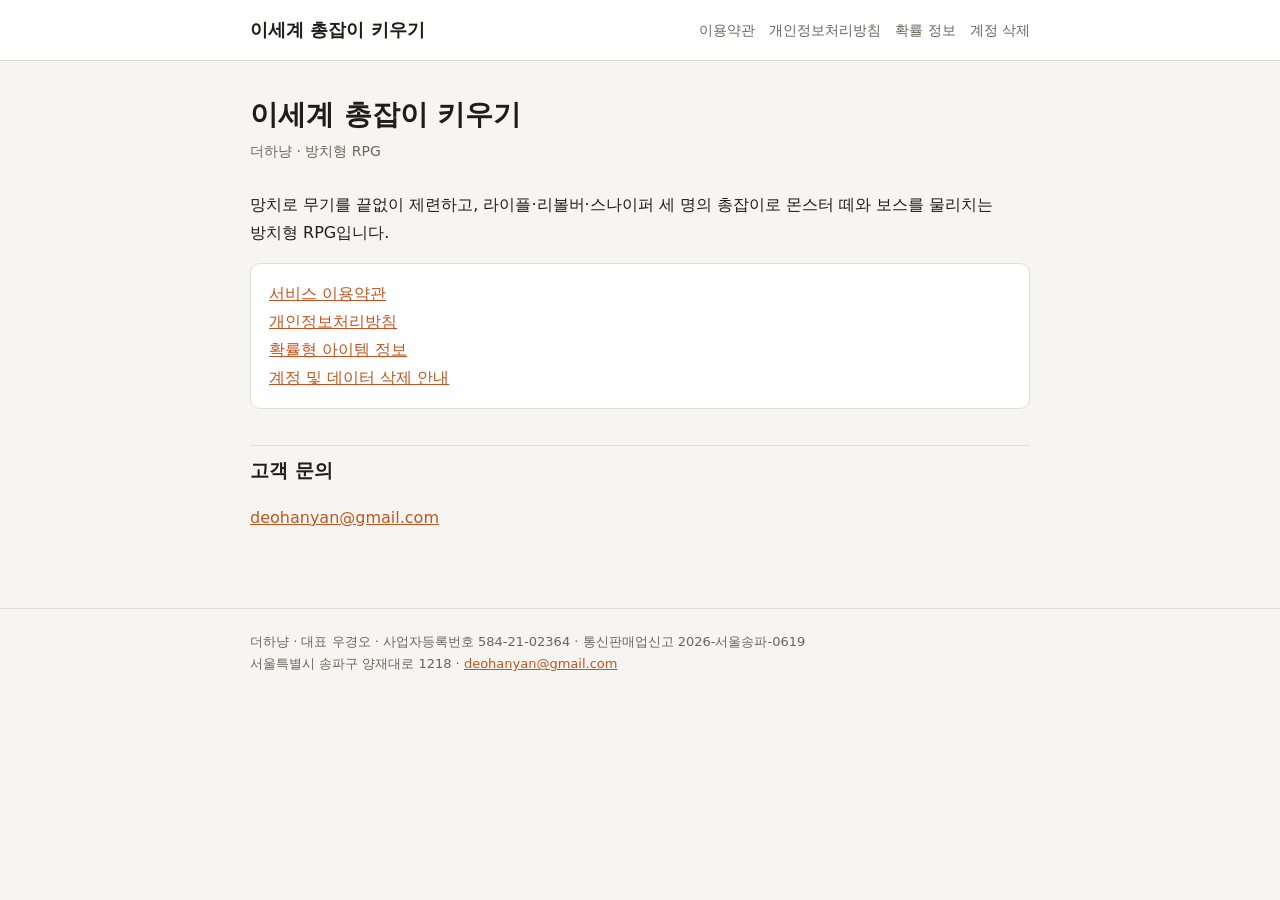
<file: infinityforge/index.html>
<!doctype html>
<html lang="ko">
<head>
<meta charset="utf-8">
<meta name="viewport" content="width=device-width,initial-scale=1">
<title>이세계 총잡이 키우기</title>
<link rel="stylesheet" href="style.css">
</head>
<body>
<header><div class="wrap"><a class="brand" href="./">이세계 총잡이 키우기</a><nav><a href="terms.html">이용약관</a><a href="privacy.html">개인정보처리방침</a><a href="probability.html">확률 정보</a><a href="account-deletion.html">계정 삭제</a></nav></div></header>
<main><div class="wrap">
<h1>이세계 총잡이 키우기</h1>
<p class="meta">더하냥 · 방치형 RPG</p>
<p>망치로 무기를 끝없이 제련하고, 라이플·리볼버·스나이퍼 세 명의 총잡이로 몬스터 떼와 보스를 물리치는 방치형 RPG입니다.</p>
<div class="box">
<a href="terms.html">서비스 이용약관</a><br>
<a href="privacy.html">개인정보처리방침</a><br>
<a href="probability.html">확률형 아이템 정보</a><br>
<a href="account-deletion.html">계정 및 데이터 삭제 안내</a>
</div>
<h2>고객 문의</h2>
<p><a href="mailto:deohanyan@gmail.com">deohanyan@gmail.com</a></p>
</div></main>
<footer><div class="wrap">더하냥 · 대표 우경오 · 사업자등록번호 584-21-02364 · 통신판매업신고 2026-서울송파-0619<br>서울특별시 송파구 양재대로 1218 · <a href="mailto:deohanyan@gmail.com">deohanyan@gmail.com</a></div></footer>
</body>
</html>
</file>
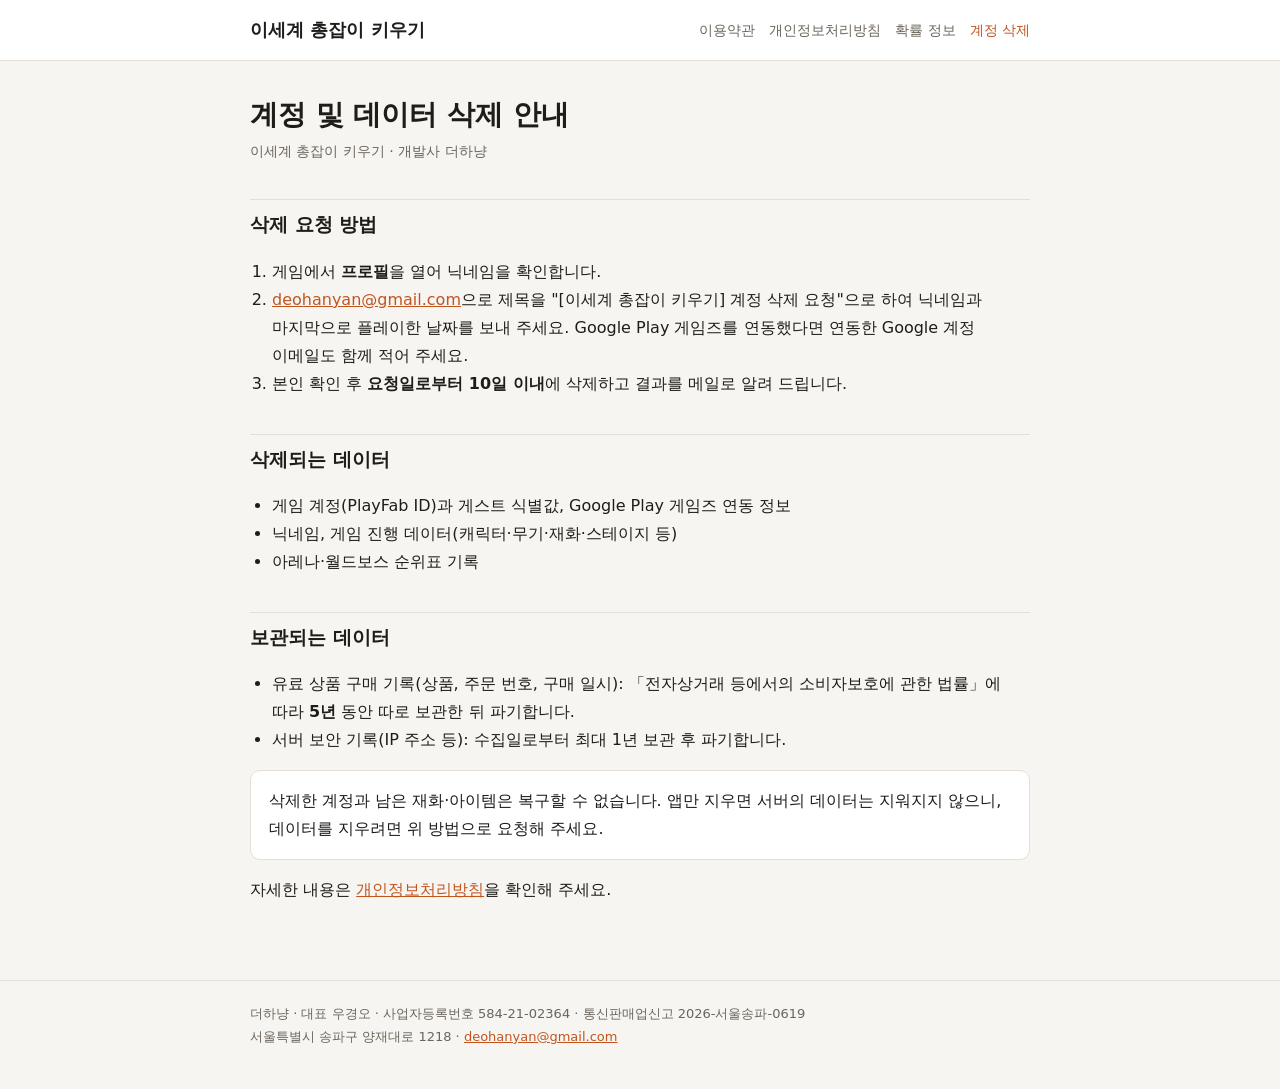
<file: infinityforge/account-deletion.html>
<!doctype html>
<html lang="ko">
<head>
<meta charset="utf-8">
<meta name="viewport" content="width=device-width,initial-scale=1">
<title>이세계 총잡이 키우기 계정 삭제</title>
<link rel="stylesheet" href="style.css">
</head>
<body>
<header><div class="wrap"><a class="brand" href="./">이세계 총잡이 키우기</a><nav><a href="terms.html">이용약관</a><a href="privacy.html">개인정보처리방침</a><a href="probability.html">확률 정보</a><a class="on" href="account-deletion.html">계정 삭제</a></nav></div></header>
<main><div class="wrap">
<h1>계정 및 데이터 삭제 안내</h1>
<p class="meta">이세계 총잡이 키우기 · 개발사 더하냥</p>

<h2>삭제 요청 방법</h2>
<ol>
<li>게임에서 <b>프로필</b>을 열어 닉네임을 확인합니다.</li>
<li><a href="mailto:deohanyan@gmail.com?subject=%5B%EC%9D%B4%EC%84%B8%EA%B3%84%20%EC%B4%9D%EC%9E%A1%EC%9D%B4%20%ED%82%A4%EC%9A%B0%EA%B8%B0%5D%20%EA%B3%84%EC%A0%95%20%EC%82%AD%EC%A0%9C%20%EC%9A%94%EC%B2%AD">deohanyan@gmail.com</a>으로 제목을 "[이세계 총잡이 키우기] 계정 삭제 요청"으로 하여 닉네임과 마지막으로 플레이한 날짜를 보내 주세요. Google Play 게임즈를 연동했다면 연동한 Google 계정 이메일도 함께 적어 주세요.</li>
<li>본인 확인 후 <b>요청일로부터 10일 이내</b>에 삭제하고 결과를 메일로 알려 드립니다.</li>
</ol>

<h2>삭제되는 데이터</h2>
<ul>
<li>게임 계정(PlayFab ID)과 게스트 식별값, Google Play 게임즈 연동 정보</li>
<li>닉네임, 게임 진행 데이터(캐릭터·무기·재화·스테이지 등)</li>
<li>아레나·월드보스 순위표 기록</li>
</ul>

<h2>보관되는 데이터</h2>
<ul>
<li>유료 상품 구매 기록(상품, 주문 번호, 구매 일시): 「전자상거래 등에서의 소비자보호에 관한 법률」에 따라 <b>5년</b> 동안 따로 보관한 뒤 파기합니다.</li>
<li>서버 보안 기록(IP 주소 등): 수집일로부터 최대 1년 보관 후 파기합니다.</li>
</ul>

<div class="box">삭제한 계정과 남은 재화·아이템은 복구할 수 없습니다. 앱만 지우면 서버의 데이터는 지워지지 않으니, 데이터를 지우려면 위 방법으로 요청해 주세요.</div>

<p>자세한 내용은 <a href="privacy.html">개인정보처리방침</a>을 확인해 주세요.</p>
</div></main>
<footer><div class="wrap">더하냥 · 대표 우경오 · 사업자등록번호 584-21-02364 · 통신판매업신고 2026-서울송파-0619<br>서울특별시 송파구 양재대로 1218 · <a href="mailto:deohanyan@gmail.com">deohanyan@gmail.com</a></div></footer>
</body>
</html>
</file>
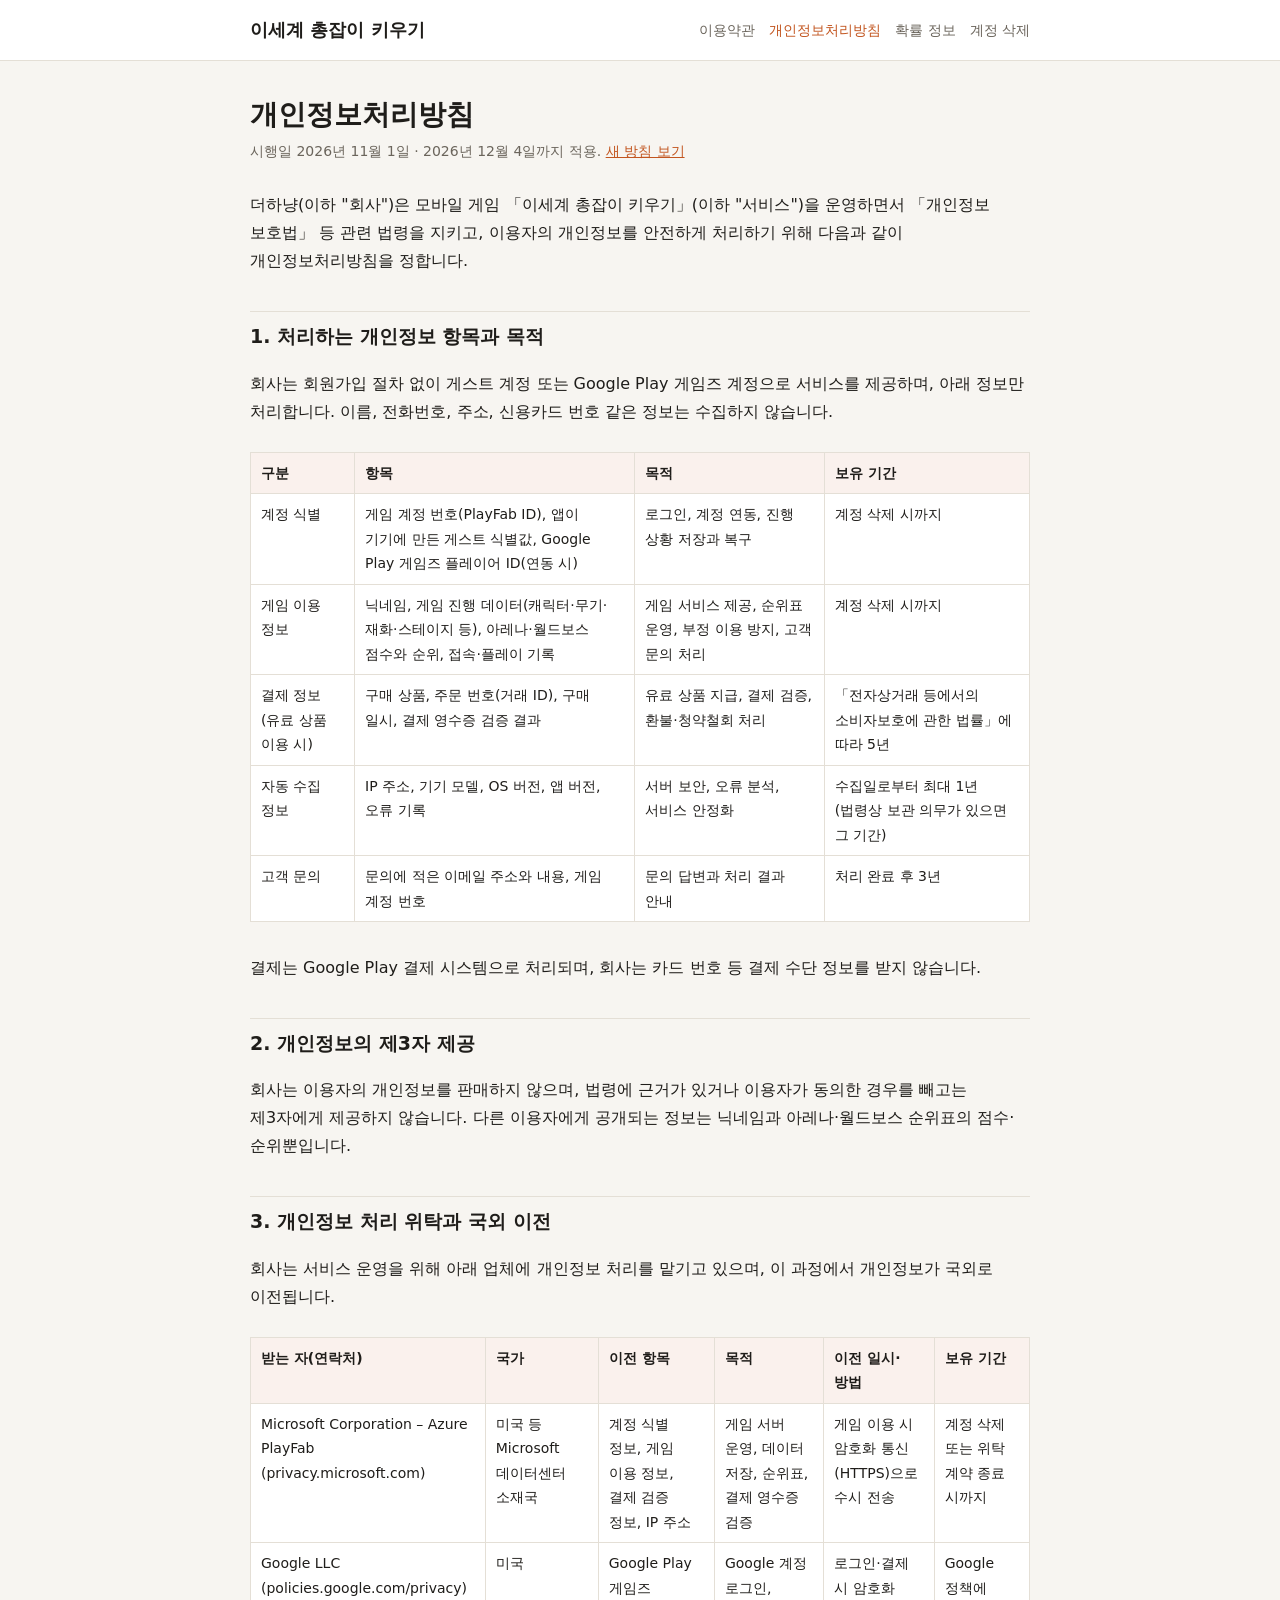
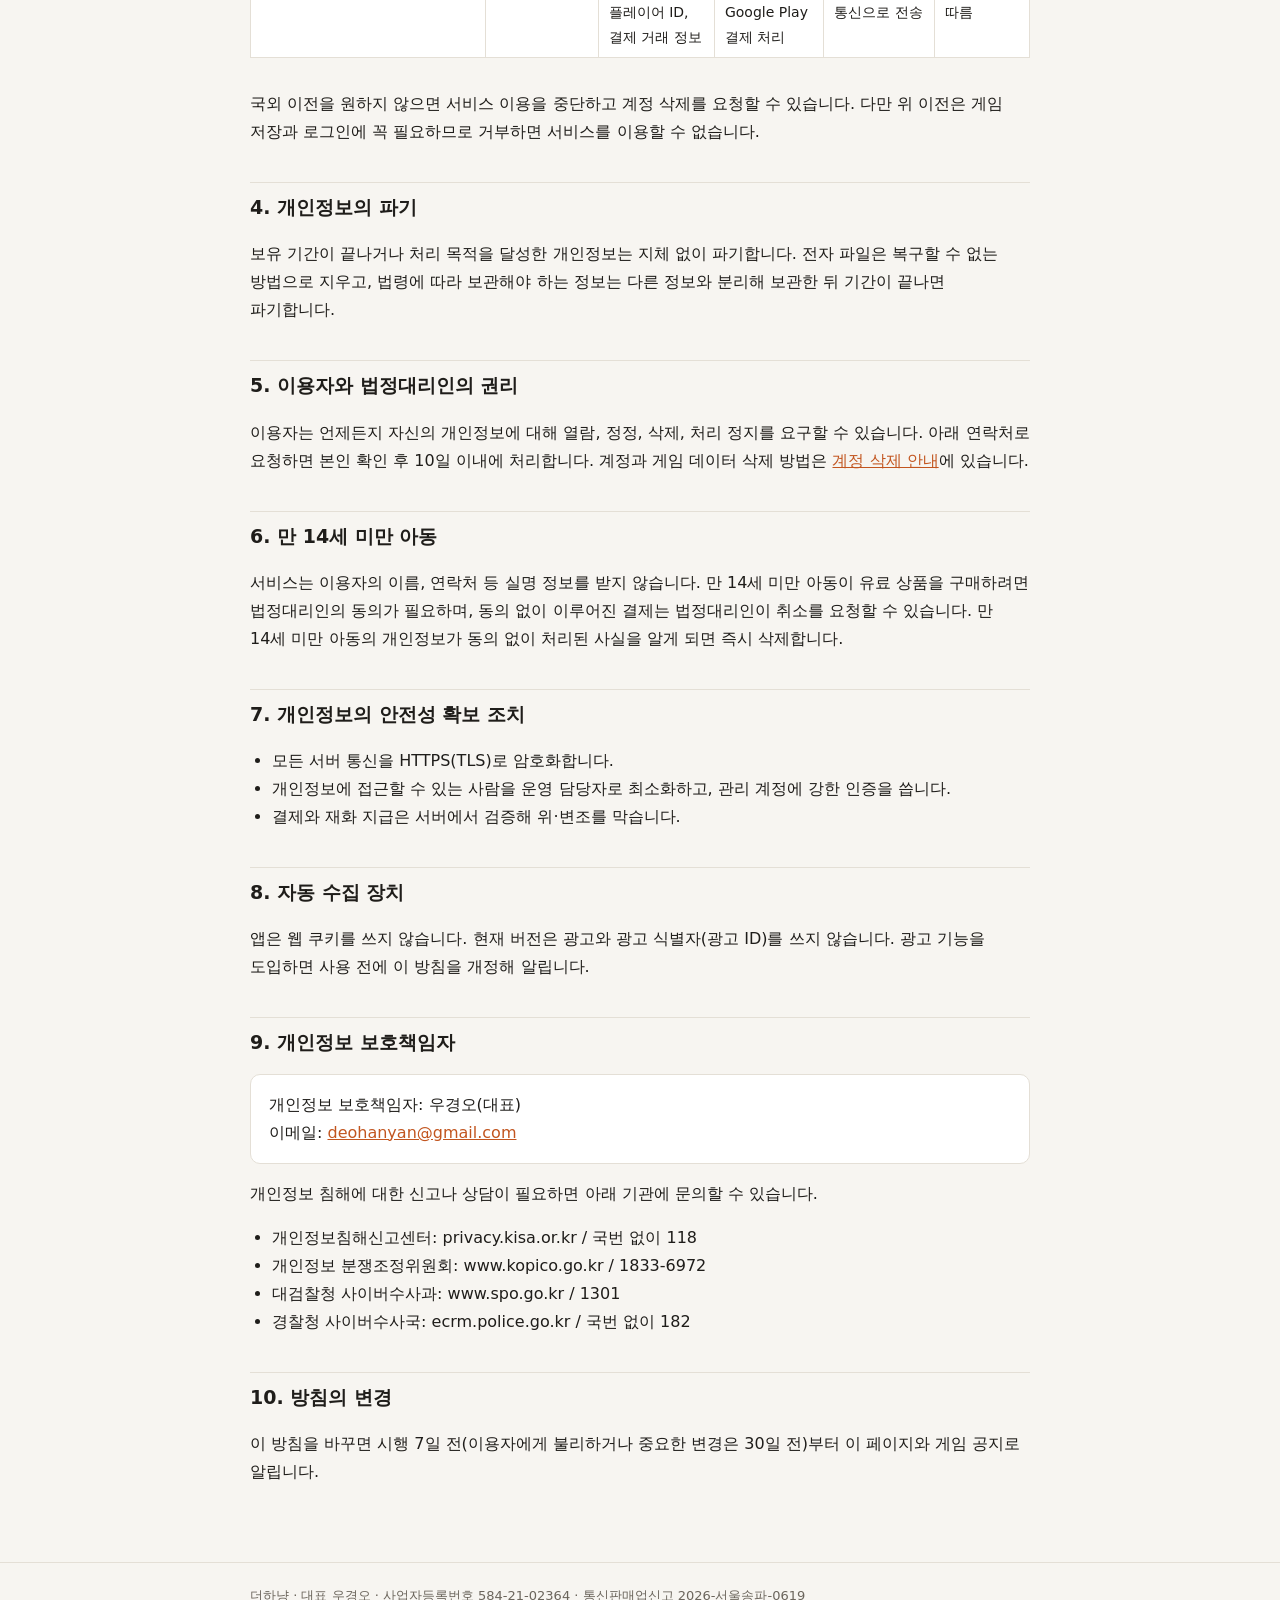
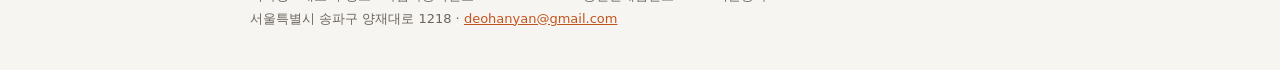
<file: infinityforge/privacy-20261101.html>
<!doctype html>
<html lang="ko">
<head>
<meta charset="utf-8">
<meta name="viewport" content="width=device-width,initial-scale=1">
<title>이세계 총잡이 키우기 개인정보처리방침</title>
<link rel="stylesheet" href="style.css">
</head>
<body>
<header><div class="wrap"><a class="brand" href="./">이세계 총잡이 키우기</a><nav><a href="terms.html">이용약관</a><a class="on" href="privacy.html">개인정보처리방침</a><a href="probability.html">확률 정보</a><a href="account-deletion.html">계정 삭제</a></nav></div></header>
<main><div class="wrap">
<h1>개인정보처리방침</h1>
<p class="meta">시행일 2026년 11월 1일 · 2026년 12월 4일까지 적용. <a href="privacy.html">새 방침 보기</a></p>

<p>더하냥(이하 "회사")은 모바일 게임 「이세계 총잡이 키우기」(이하 "서비스")을 운영하면서 「개인정보 보호법」 등 관련 법령을 지키고, 이용자의 개인정보를 안전하게 처리하기 위해 다음과 같이 개인정보처리방침을 정합니다.</p>

<h2>1. 처리하는 개인정보 항목과 목적</h2>
<p>회사는 회원가입 절차 없이 게스트 계정 또는 Google Play 게임즈 계정으로 서비스를 제공하며, 아래 정보만 처리합니다. 이름, 전화번호, 주소, 신용카드 번호 같은 정보는 수집하지 않습니다.</p>
<div class="tablewrap"><table>
<tr><th>구분</th><th>항목</th><th>목적</th><th>보유 기간</th></tr>
<tr><td>계정 식별</td><td>게임 계정 번호(PlayFab ID), 앱이 기기에 만든 게스트 식별값, Google Play 게임즈 플레이어 ID(연동 시)</td><td>로그인, 계정 연동, 진행 상황 저장과 복구</td><td>계정 삭제 시까지</td></tr>
<tr><td>게임 이용 정보</td><td>닉네임, 게임 진행 데이터(캐릭터·무기·재화·스테이지 등), 아레나·월드보스 점수와 순위, 접속·플레이 기록</td><td>게임 서비스 제공, 순위표 운영, 부정 이용 방지, 고객 문의 처리</td><td>계정 삭제 시까지</td></tr>
<tr><td>결제 정보(유료 상품 이용 시)</td><td>구매 상품, 주문 번호(거래 ID), 구매 일시, 결제 영수증 검증 결과</td><td>유료 상품 지급, 결제 검증, 환불·청약철회 처리</td><td>「전자상거래 등에서의 소비자보호에 관한 법률」에 따라 5년</td></tr>
<tr><td>자동 수집 정보</td><td>IP 주소, 기기 모델, OS 버전, 앱 버전, 오류 기록</td><td>서버 보안, 오류 분석, 서비스 안정화</td><td>수집일로부터 최대 1년(법령상 보관 의무가 있으면 그 기간)</td></tr>
<tr><td>고객 문의</td><td>문의에 적은 이메일 주소와 내용, 게임 계정 번호</td><td>문의 답변과 처리 결과 안내</td><td>처리 완료 후 3년</td></tr>
</table></div>
<p>결제는 Google Play 결제 시스템으로 처리되며, 회사는 카드 번호 등 결제 수단 정보를 받지 않습니다.</p>

<h2>2. 개인정보의 제3자 제공</h2>
<p>회사는 이용자의 개인정보를 판매하지 않으며, 법령에 근거가 있거나 이용자가 동의한 경우를 빼고는 제3자에게 제공하지 않습니다. 다른 이용자에게 공개되는 정보는 닉네임과 아레나·월드보스 순위표의 점수·순위뿐입니다.</p>

<h2>3. 개인정보 처리 위탁과 국외 이전</h2>
<p>회사는 서비스 운영을 위해 아래 업체에 개인정보 처리를 맡기고 있으며, 이 과정에서 개인정보가 국외로 이전됩니다.</p>
<div class="tablewrap"><table>
<tr><th>받는 자(연락처)</th><th>국가</th><th>이전 항목</th><th>목적</th><th>이전 일시·방법</th><th>보유 기간</th></tr>
<tr><td>Microsoft Corporation – Azure PlayFab<br>(privacy.microsoft.com)</td><td>미국 등 Microsoft 데이터센터 소재국</td><td>계정 식별 정보, 게임 이용 정보, 결제 검증 정보, IP 주소</td><td>게임 서버 운영, 데이터 저장, 순위표, 결제 영수증 검증</td><td>게임 이용 시 암호화 통신(HTTPS)으로 수시 전송</td><td>계정 삭제 또는 위탁 계약 종료 시까지</td></tr>
<tr><td>Google LLC<br>(policies.google.com/privacy)</td><td>미국</td><td>Google Play 게임즈 플레이어 ID, 결제 거래 정보</td><td>Google 계정 로그인, Google Play 결제 처리</td><td>로그인·결제 시 암호화 통신으로 전송</td><td>Google 정책에 따름</td></tr>
</table></div>
<p>국외 이전을 원하지 않으면 서비스 이용을 중단하고 계정 삭제를 요청할 수 있습니다. 다만 위 이전은 게임 저장과 로그인에 꼭 필요하므로 거부하면 서비스를 이용할 수 없습니다.</p>

<h2>4. 개인정보의 파기</h2>
<p>보유 기간이 끝나거나 처리 목적을 달성한 개인정보는 지체 없이 파기합니다. 전자 파일은 복구할 수 없는 방법으로 지우고, 법령에 따라 보관해야 하는 정보는 다른 정보와 분리해 보관한 뒤 기간이 끝나면 파기합니다.</p>

<h2>5. 이용자와 법정대리인의 권리</h2>
<p>이용자는 언제든지 자신의 개인정보에 대해 열람, 정정, 삭제, 처리 정지를 요구할 수 있습니다. 아래 연락처로 요청하면 본인 확인 후 10일 이내에 처리합니다. 계정과 게임 데이터 삭제 방법은 <a href="account-deletion.html">계정 삭제 안내</a>에 있습니다.</p>

<h2>6. 만 14세 미만 아동</h2>
<p>서비스는 이용자의 이름, 연락처 등 실명 정보를 받지 않습니다. 만 14세 미만 아동이 유료 상품을 구매하려면 법정대리인의 동의가 필요하며, 동의 없이 이루어진 결제는 법정대리인이 취소를 요청할 수 있습니다. 만 14세 미만 아동의 개인정보가 동의 없이 처리된 사실을 알게 되면 즉시 삭제합니다.</p>

<h2>7. 개인정보의 안전성 확보 조치</h2>
<ul>
<li>모든 서버 통신을 HTTPS(TLS)로 암호화합니다.</li>
<li>개인정보에 접근할 수 있는 사람을 운영 담당자로 최소화하고, 관리 계정에 강한 인증을 씁니다.</li>
<li>결제와 재화 지급은 서버에서 검증해 위·변조를 막습니다.</li>
</ul>

<h2>8. 자동 수집 장치</h2>
<p>앱은 웹 쿠키를 쓰지 않습니다. 현재 버전은 광고와 광고 식별자(광고 ID)를 쓰지 않습니다. 광고 기능을 도입하면 사용 전에 이 방침을 개정해 알립니다.</p>

<h2>9. 개인정보 보호책임자</h2>
<div class="box">
개인정보 보호책임자: 우경오(대표)<br>
이메일: <a href="mailto:deohanyan@gmail.com">deohanyan@gmail.com</a>
</div>
<p>개인정보 침해에 대한 신고나 상담이 필요하면 아래 기관에 문의할 수 있습니다.</p>
<ul>
<li>개인정보침해신고센터: privacy.kisa.or.kr / 국번 없이 118</li>
<li>개인정보 분쟁조정위원회: www.kopico.go.kr / 1833-6972</li>
<li>대검찰청 사이버수사과: www.spo.go.kr / 1301</li>
<li>경찰청 사이버수사국: ecrm.police.go.kr / 국번 없이 182</li>
</ul>

<h2>10. 방침의 변경</h2>
<p>이 방침을 바꾸면 시행 7일 전(이용자에게 불리하거나 중요한 변경은 30일 전)부터 이 페이지와 게임 공지로 알립니다.</p>
</div></main>
<footer><div class="wrap">더하냥 · 대표 우경오 · 사업자등록번호 584-21-02364 · 통신판매업신고 2026-서울송파-0619<br>서울특별시 송파구 양재대로 1218 · <a href="mailto:deohanyan@gmail.com">deohanyan@gmail.com</a></div></footer>
</body>
</html>
</file>
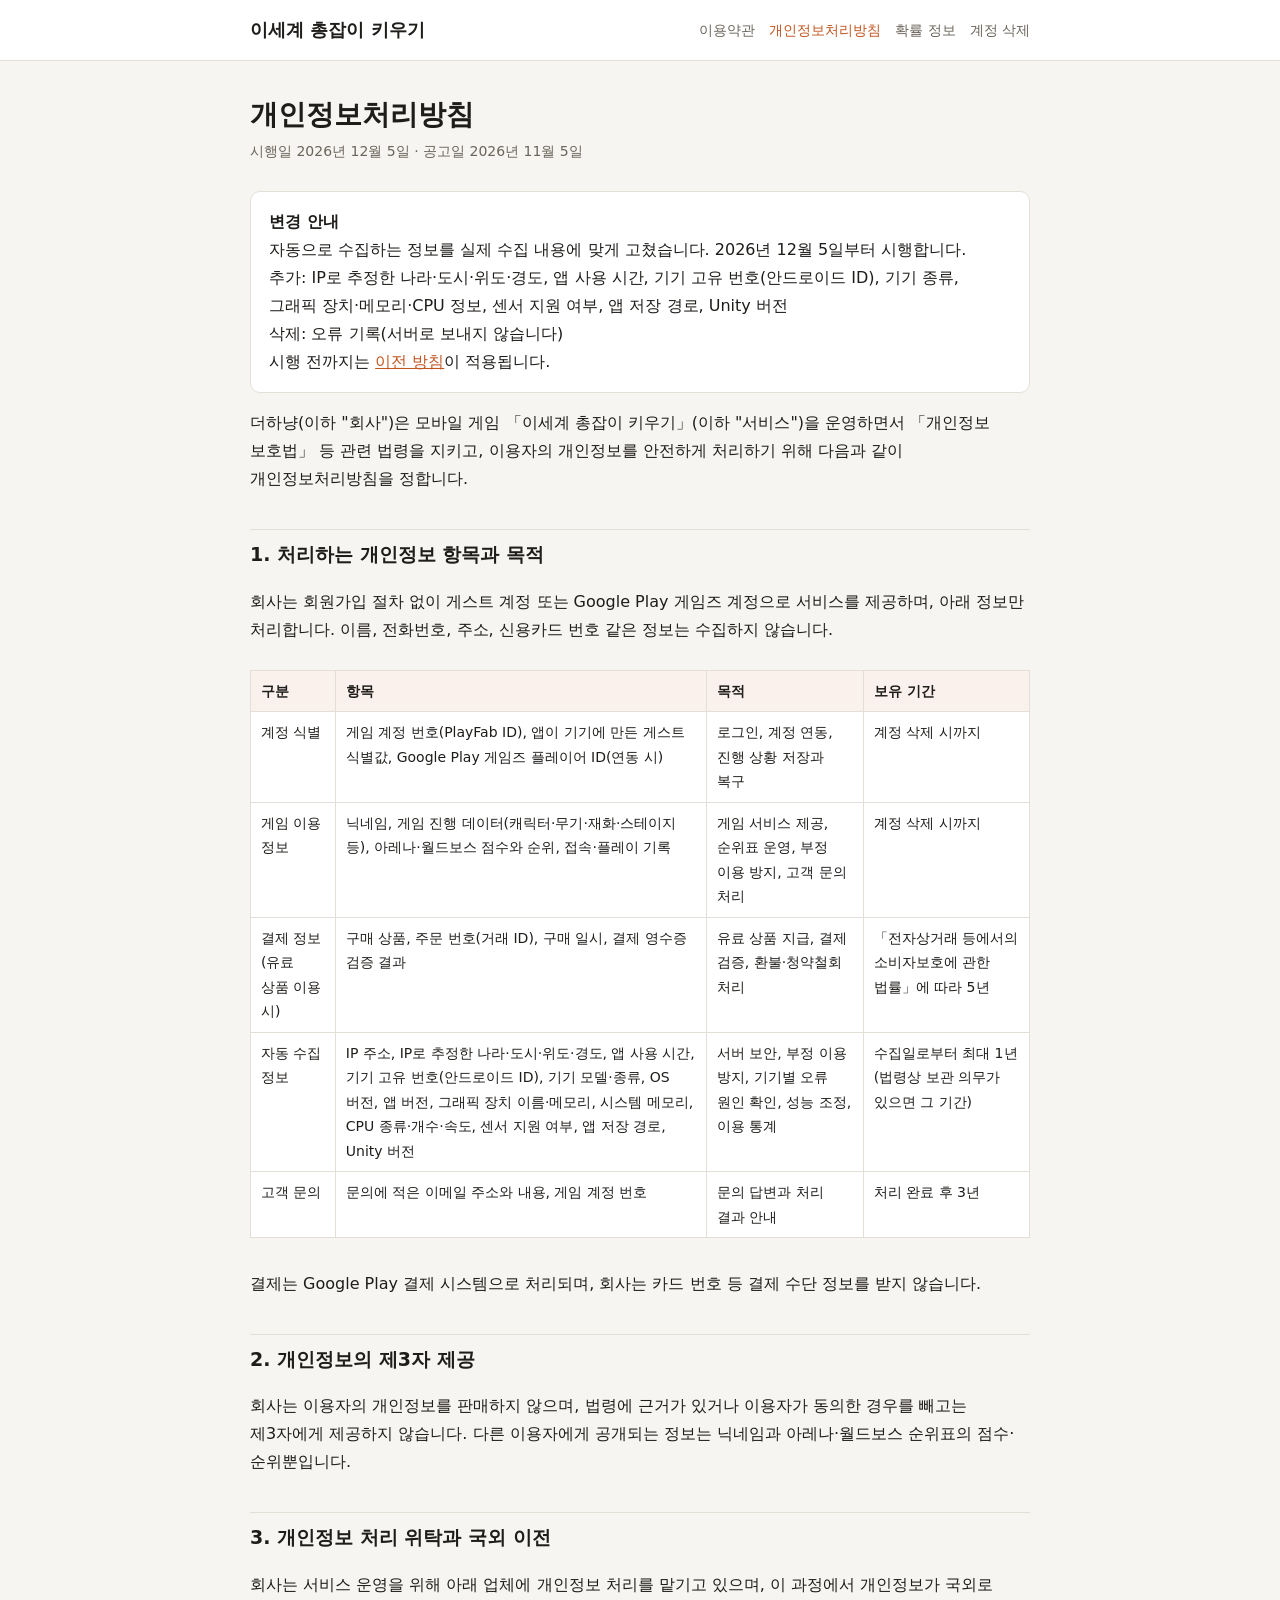
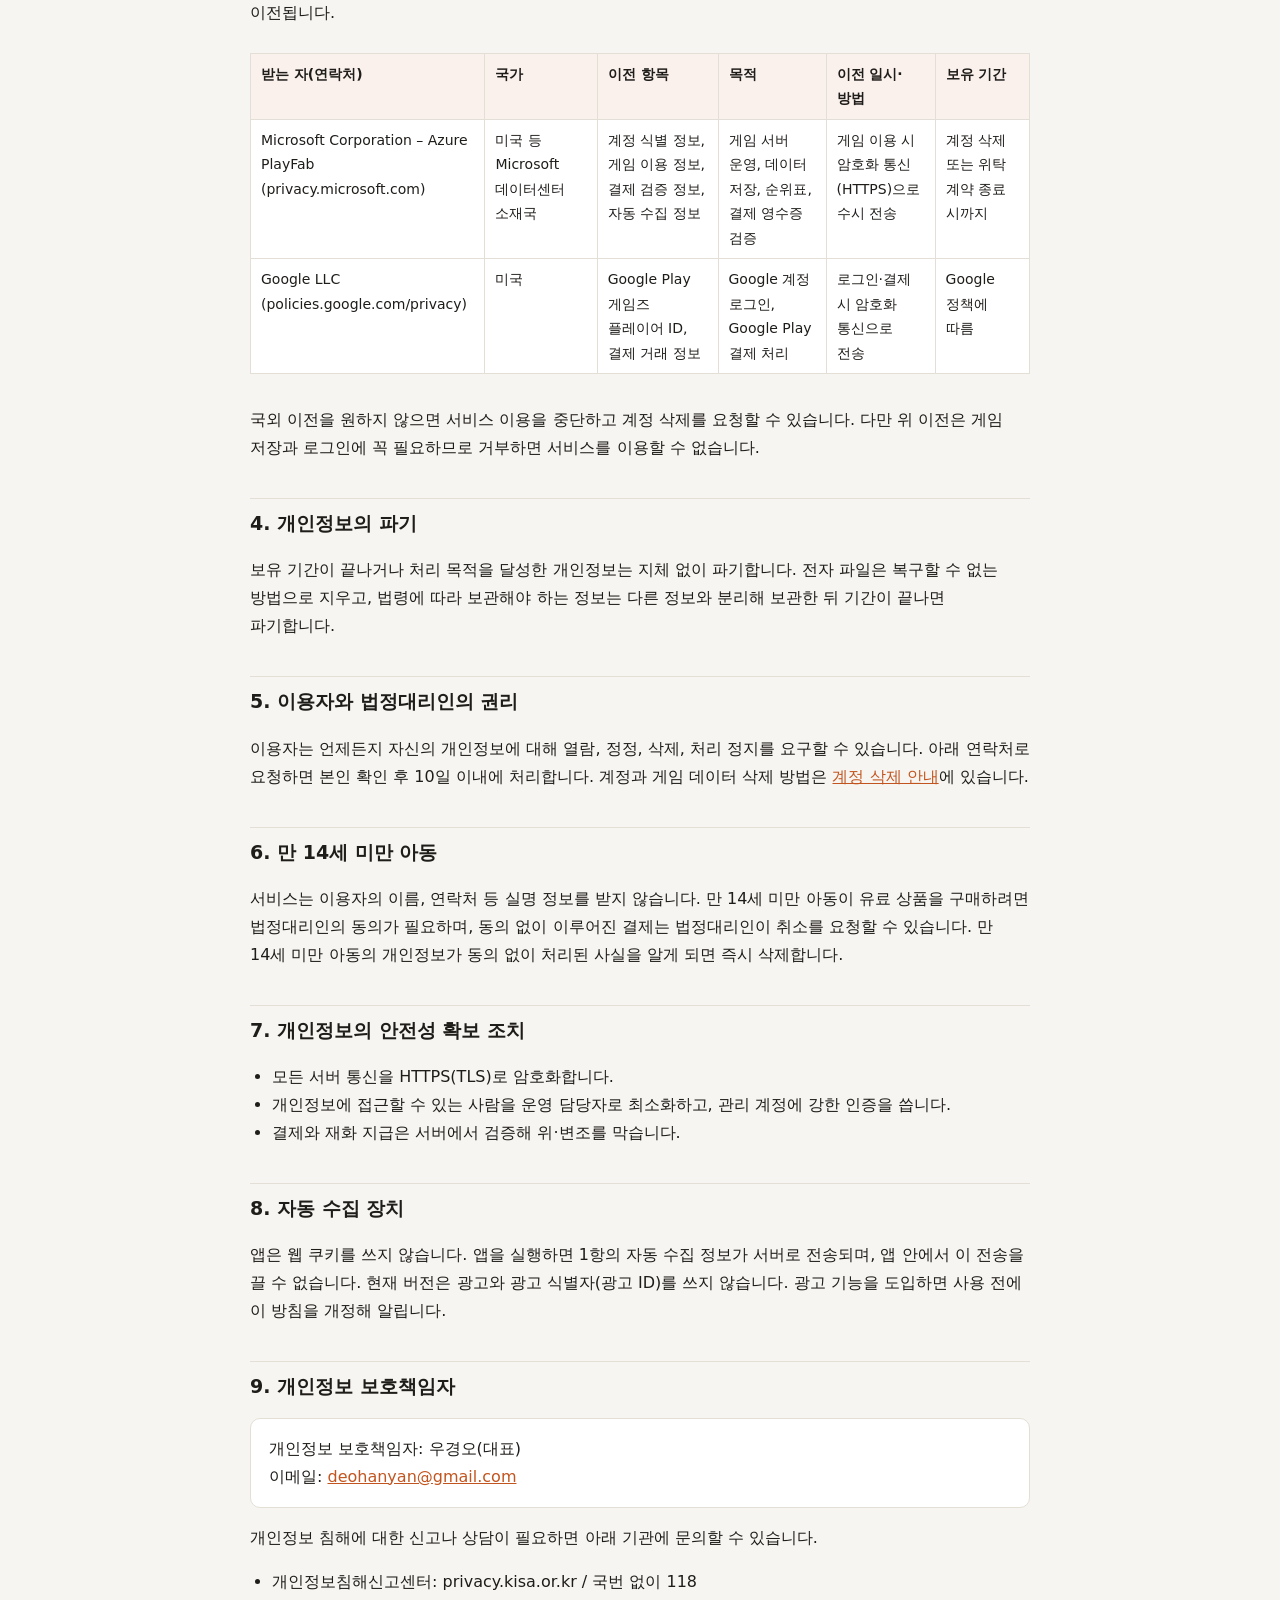
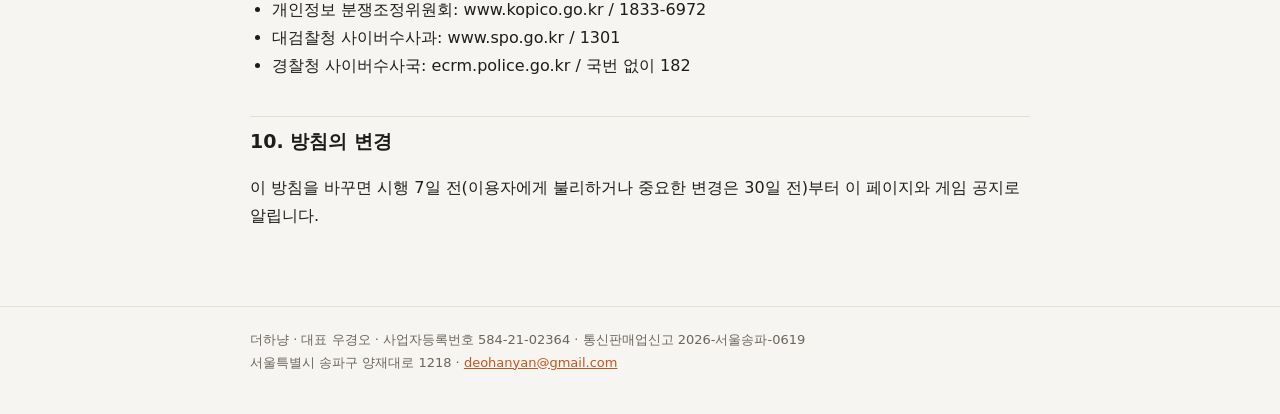
<file: infinityforge/privacy.html>
<!doctype html>
<html lang="ko">
<head>
<meta charset="utf-8">
<meta name="viewport" content="width=device-width,initial-scale=1">
<title>이세계 총잡이 키우기 개인정보처리방침</title>
<link rel="stylesheet" href="style.css">
</head>
<body>
<header><div class="wrap"><a class="brand" href="./">이세계 총잡이 키우기</a><nav><a href="terms.html">이용약관</a><a class="on" href="privacy.html">개인정보처리방침</a><a href="probability.html">확률 정보</a><a href="account-deletion.html">계정 삭제</a></nav></div></header>
<main><div class="wrap">
<h1>개인정보처리방침</h1>
<p class="meta">시행일 2026년 12월 5일 · 공고일 2026년 11월 5일</p>

<div class="box"><strong>변경 안내</strong><br>자동으로 수집하는 정보를 실제 수집 내용에 맞게 고쳤습니다. 2026년 12월 5일부터 시행합니다.<br>추가: IP로 추정한 나라·도시·위도·경도, 앱 사용 시간, 기기 고유 번호(안드로이드 ID), 기기 종류, 그래픽 장치·메모리·CPU 정보, 센서 지원 여부, 앱 저장 경로, Unity 버전<br>삭제: 오류 기록(서버로 보내지 않습니다)<br>시행 전까지는 <a href="privacy-20261101.html">이전 방침</a>이 적용됩니다.</div>

<p>더하냥(이하 "회사")은 모바일 게임 「이세계 총잡이 키우기」(이하 "서비스")을 운영하면서 「개인정보 보호법」 등 관련 법령을 지키고, 이용자의 개인정보를 안전하게 처리하기 위해 다음과 같이 개인정보처리방침을 정합니다.</p>

<h2>1. 처리하는 개인정보 항목과 목적</h2>
<p>회사는 회원가입 절차 없이 게스트 계정 또는 Google Play 게임즈 계정으로 서비스를 제공하며, 아래 정보만 처리합니다. 이름, 전화번호, 주소, 신용카드 번호 같은 정보는 수집하지 않습니다.</p>
<div class="tablewrap"><table>
<tr><th>구분</th><th>항목</th><th>목적</th><th>보유 기간</th></tr>
<tr><td>계정 식별</td><td>게임 계정 번호(PlayFab ID), 앱이 기기에 만든 게스트 식별값, Google Play 게임즈 플레이어 ID(연동 시)</td><td>로그인, 계정 연동, 진행 상황 저장과 복구</td><td>계정 삭제 시까지</td></tr>
<tr><td>게임 이용 정보</td><td>닉네임, 게임 진행 데이터(캐릭터·무기·재화·스테이지 등), 아레나·월드보스 점수와 순위, 접속·플레이 기록</td><td>게임 서비스 제공, 순위표 운영, 부정 이용 방지, 고객 문의 처리</td><td>계정 삭제 시까지</td></tr>
<tr><td>결제 정보(유료 상품 이용 시)</td><td>구매 상품, 주문 번호(거래 ID), 구매 일시, 결제 영수증 검증 결과</td><td>유료 상품 지급, 결제 검증, 환불·청약철회 처리</td><td>「전자상거래 등에서의 소비자보호에 관한 법률」에 따라 5년</td></tr>
<tr><td>자동 수집 정보</td><td>IP 주소, IP로 추정한 나라·도시·위도·경도, 앱 사용 시간, 기기 고유 번호(안드로이드 ID), 기기 모델·종류, OS 버전, 앱 버전, 그래픽 장치 이름·메모리, 시스템 메모리, CPU 종류·개수·속도, 센서 지원 여부, 앱 저장 경로, Unity 버전</td><td>서버 보안, 부정 이용 방지, 기기별 오류 원인 확인, 성능 조정, 이용 통계</td><td>수집일로부터 최대 1년(법령상 보관 의무가 있으면 그 기간)</td></tr>
<tr><td>고객 문의</td><td>문의에 적은 이메일 주소와 내용, 게임 계정 번호</td><td>문의 답변과 처리 결과 안내</td><td>처리 완료 후 3년</td></tr>
</table></div>
<p>결제는 Google Play 결제 시스템으로 처리되며, 회사는 카드 번호 등 결제 수단 정보를 받지 않습니다.</p>

<h2>2. 개인정보의 제3자 제공</h2>
<p>회사는 이용자의 개인정보를 판매하지 않으며, 법령에 근거가 있거나 이용자가 동의한 경우를 빼고는 제3자에게 제공하지 않습니다. 다른 이용자에게 공개되는 정보는 닉네임과 아레나·월드보스 순위표의 점수·순위뿐입니다.</p>

<h2>3. 개인정보 처리 위탁과 국외 이전</h2>
<p>회사는 서비스 운영을 위해 아래 업체에 개인정보 처리를 맡기고 있으며, 이 과정에서 개인정보가 국외로 이전됩니다.</p>
<div class="tablewrap"><table>
<tr><th>받는 자(연락처)</th><th>국가</th><th>이전 항목</th><th>목적</th><th>이전 일시·방법</th><th>보유 기간</th></tr>
<tr><td>Microsoft Corporation – Azure PlayFab<br>(privacy.microsoft.com)</td><td>미국 등 Microsoft 데이터센터 소재국</td><td>계정 식별 정보, 게임 이용 정보, 결제 검증 정보, 자동 수집 정보</td><td>게임 서버 운영, 데이터 저장, 순위표, 결제 영수증 검증</td><td>게임 이용 시 암호화 통신(HTTPS)으로 수시 전송</td><td>계정 삭제 또는 위탁 계약 종료 시까지</td></tr>
<tr><td>Google LLC<br>(policies.google.com/privacy)</td><td>미국</td><td>Google Play 게임즈 플레이어 ID, 결제 거래 정보</td><td>Google 계정 로그인, Google Play 결제 처리</td><td>로그인·결제 시 암호화 통신으로 전송</td><td>Google 정책에 따름</td></tr>
</table></div>
<p>국외 이전을 원하지 않으면 서비스 이용을 중단하고 계정 삭제를 요청할 수 있습니다. 다만 위 이전은 게임 저장과 로그인에 꼭 필요하므로 거부하면 서비스를 이용할 수 없습니다.</p>

<h2>4. 개인정보의 파기</h2>
<p>보유 기간이 끝나거나 처리 목적을 달성한 개인정보는 지체 없이 파기합니다. 전자 파일은 복구할 수 없는 방법으로 지우고, 법령에 따라 보관해야 하는 정보는 다른 정보와 분리해 보관한 뒤 기간이 끝나면 파기합니다.</p>

<h2>5. 이용자와 법정대리인의 권리</h2>
<p>이용자는 언제든지 자신의 개인정보에 대해 열람, 정정, 삭제, 처리 정지를 요구할 수 있습니다. 아래 연락처로 요청하면 본인 확인 후 10일 이내에 처리합니다. 계정과 게임 데이터 삭제 방법은 <a href="account-deletion.html">계정 삭제 안내</a>에 있습니다.</p>

<h2>6. 만 14세 미만 아동</h2>
<p>서비스는 이용자의 이름, 연락처 등 실명 정보를 받지 않습니다. 만 14세 미만 아동이 유료 상품을 구매하려면 법정대리인의 동의가 필요하며, 동의 없이 이루어진 결제는 법정대리인이 취소를 요청할 수 있습니다. 만 14세 미만 아동의 개인정보가 동의 없이 처리된 사실을 알게 되면 즉시 삭제합니다.</p>

<h2>7. 개인정보의 안전성 확보 조치</h2>
<ul>
<li>모든 서버 통신을 HTTPS(TLS)로 암호화합니다.</li>
<li>개인정보에 접근할 수 있는 사람을 운영 담당자로 최소화하고, 관리 계정에 강한 인증을 씁니다.</li>
<li>결제와 재화 지급은 서버에서 검증해 위·변조를 막습니다.</li>
</ul>

<h2>8. 자동 수집 장치</h2>
<p>앱은 웹 쿠키를 쓰지 않습니다. 앱을 실행하면 1항의 자동 수집 정보가 서버로 전송되며, 앱 안에서 이 전송을 끌 수 없습니다. 현재 버전은 광고와 광고 식별자(광고 ID)를 쓰지 않습니다. 광고 기능을 도입하면 사용 전에 이 방침을 개정해 알립니다.</p>

<h2>9. 개인정보 보호책임자</h2>
<div class="box">
개인정보 보호책임자: 우경오(대표)<br>
이메일: <a href="mailto:deohanyan@gmail.com">deohanyan@gmail.com</a>
</div>
<p>개인정보 침해에 대한 신고나 상담이 필요하면 아래 기관에 문의할 수 있습니다.</p>
<ul>
<li>개인정보침해신고센터: privacy.kisa.or.kr / 국번 없이 118</li>
<li>개인정보 분쟁조정위원회: www.kopico.go.kr / 1833-6972</li>
<li>대검찰청 사이버수사과: www.spo.go.kr / 1301</li>
<li>경찰청 사이버수사국: ecrm.police.go.kr / 국번 없이 182</li>
</ul>

<h2>10. 방침의 변경</h2>
<p>이 방침을 바꾸면 시행 7일 전(이용자에게 불리하거나 중요한 변경은 30일 전)부터 이 페이지와 게임 공지로 알립니다.</p>
</div></main>
<footer><div class="wrap">더하냥 · 대표 우경오 · 사업자등록번호 584-21-02364 · 통신판매업신고 2026-서울송파-0619<br>서울특별시 송파구 양재대로 1218 · <a href="mailto:deohanyan@gmail.com">deohanyan@gmail.com</a></div></footer>
</body>
</html>
</file>
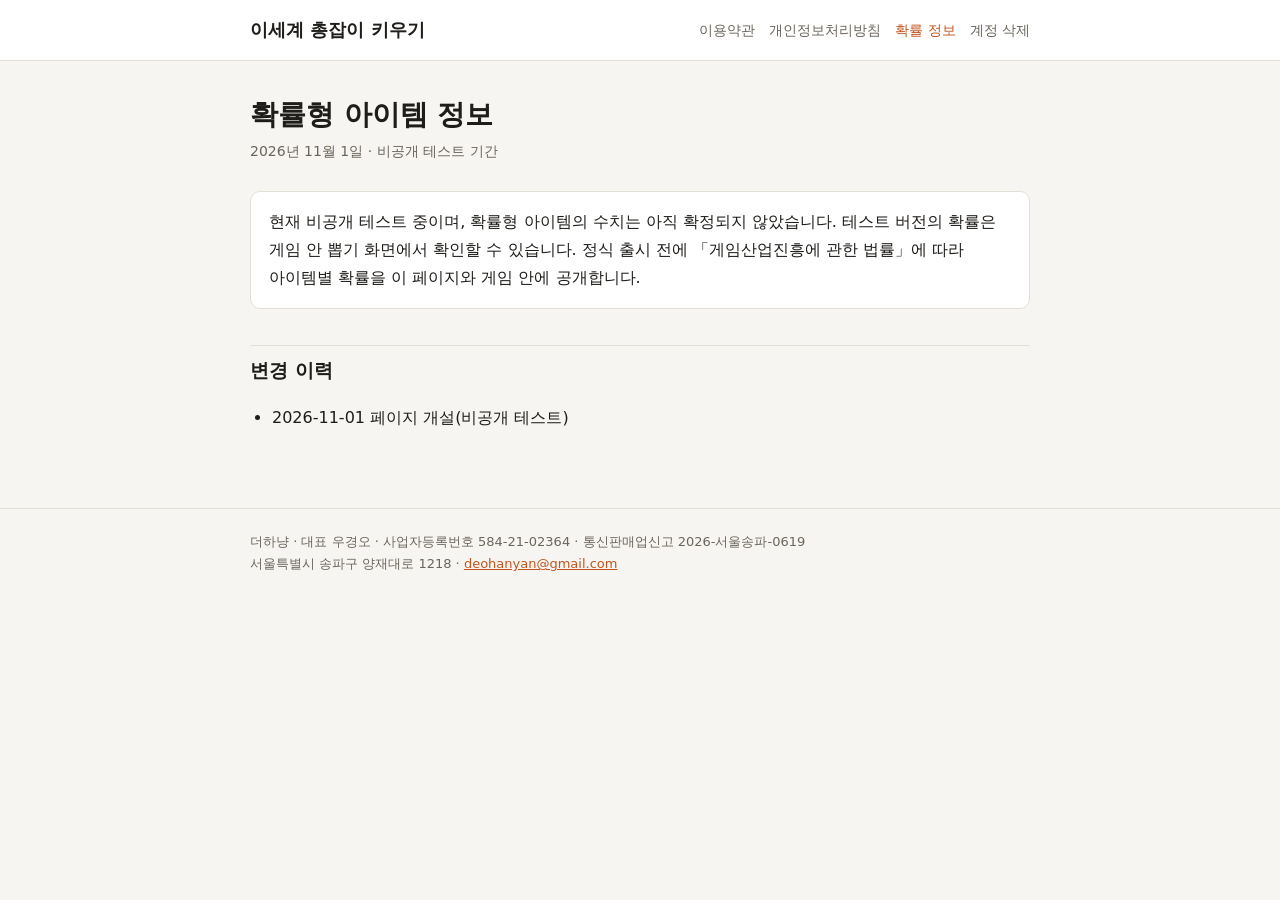
<file: infinityforge/probability.html>
<!doctype html>
<html lang="ko">
<head>
<meta charset="utf-8">
<meta name="viewport" content="width=device-width,initial-scale=1">
<title>이세계 총잡이 키우기 확률 정보</title>
<link rel="stylesheet" href="style.css">
</head>
<body>
<header><div class="wrap"><a class="brand" href="./">이세계 총잡이 키우기</a><nav><a href="terms.html">이용약관</a><a href="privacy.html">개인정보처리방침</a><a class="on" href="probability.html">확률 정보</a><a href="account-deletion.html">계정 삭제</a></nav></div></header>
<main><div class="wrap">
<h1>확률형 아이템 정보</h1>
<p class="meta">2026년 11월 1일 · 비공개 테스트 기간</p>

<div class="box">현재 비공개 테스트 중이며, 확률형 아이템의 수치는 아직 확정되지 않았습니다. 테스트 버전의 확률은 게임 안 뽑기 화면에서 확인할 수 있습니다. 정식 출시 전에 「게임산업진흥에 관한 법률」에 따라 아이템별 확률을 이 페이지와 게임 안에 공개합니다.</div>

<h2>변경 이력</h2>
<ul><li>2026-11-01 페이지 개설(비공개 테스트)</li></ul>
</div></main>
<footer><div class="wrap">더하냥 · 대표 우경오 · 사업자등록번호 584-21-02364 · 통신판매업신고 2026-서울송파-0619<br>서울특별시 송파구 양재대로 1218 · <a href="mailto:deohanyan@gmail.com">deohanyan@gmail.com</a></div></footer>
</body>
</html>
</file>
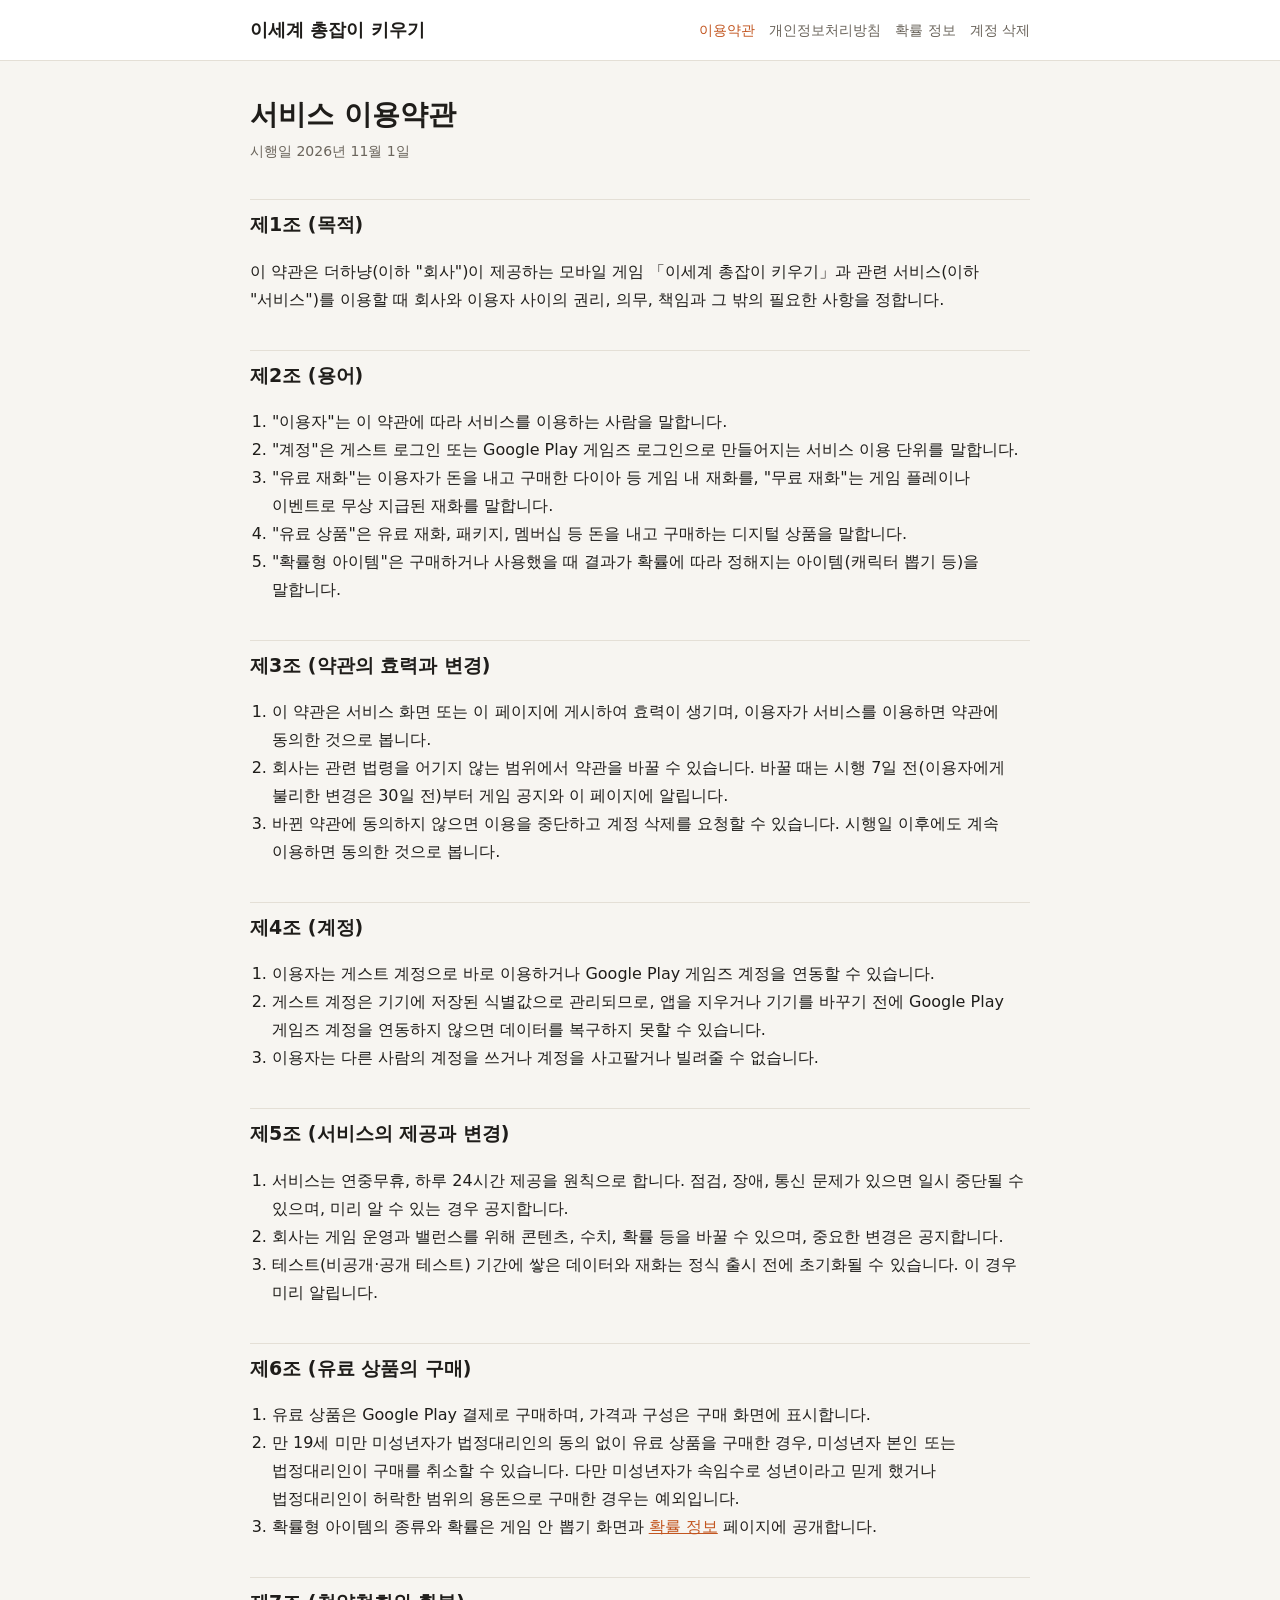
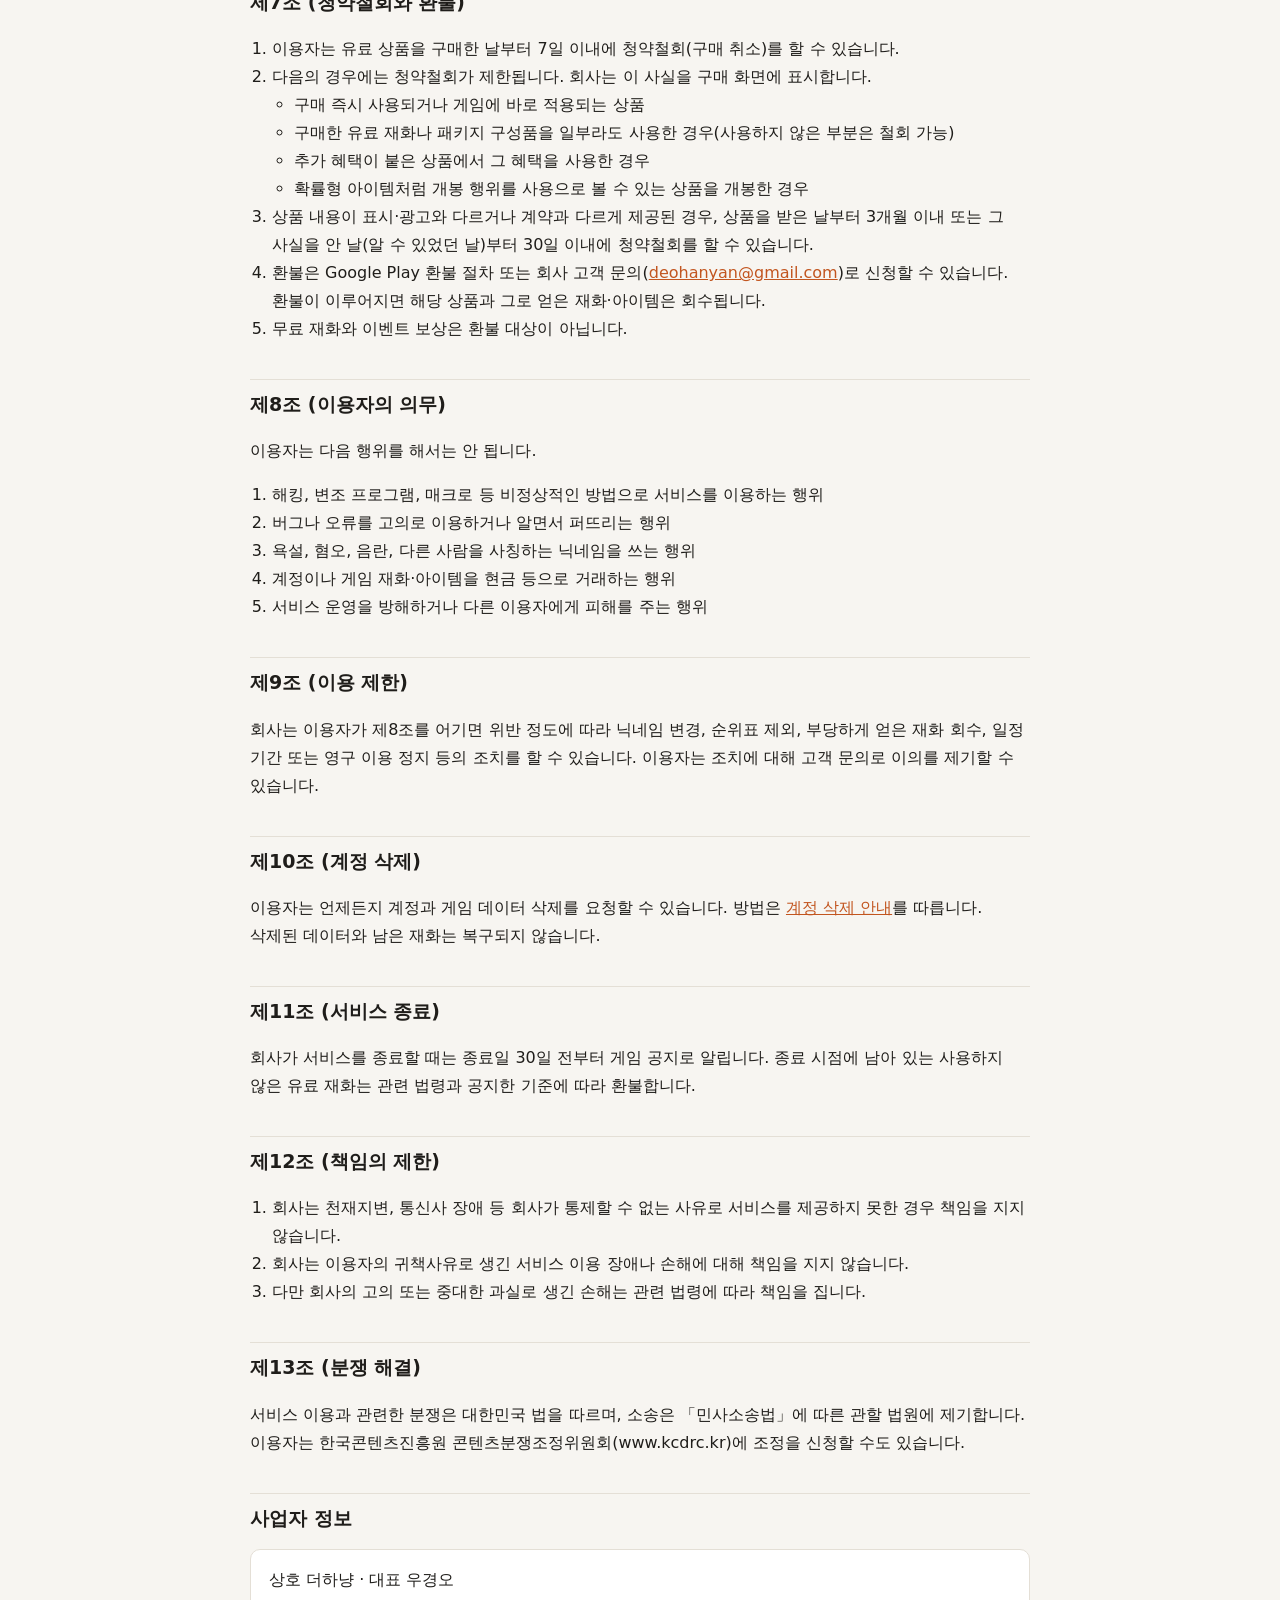
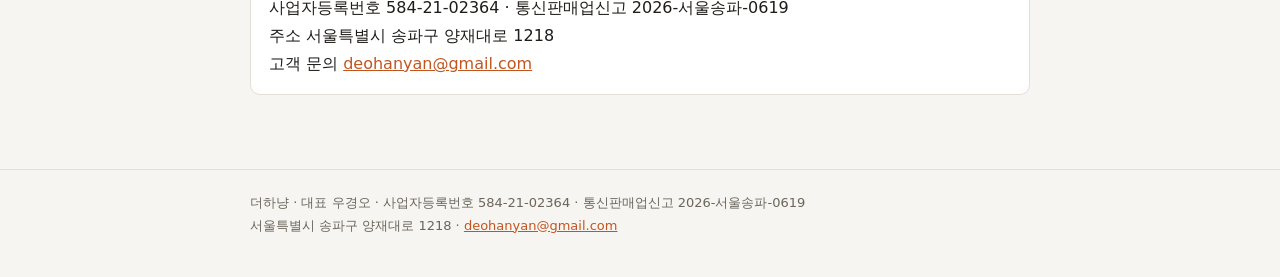
<file: infinityforge/terms.html>
<!doctype html>
<html lang="ko">
<head>
<meta charset="utf-8">
<meta name="viewport" content="width=device-width,initial-scale=1">
<title>이세계 총잡이 키우기 이용약관</title>
<link rel="stylesheet" href="style.css">
</head>
<body>
<header><div class="wrap"><a class="brand" href="./">이세계 총잡이 키우기</a><nav><a class="on" href="terms.html">이용약관</a><a href="privacy.html">개인정보처리방침</a><a href="probability.html">확률 정보</a><a href="account-deletion.html">계정 삭제</a></nav></div></header>
<main><div class="wrap">
<h1>서비스 이용약관</h1>
<p class="meta">시행일 2026년 11월 1일</p>

<h2>제1조 (목적)</h2>
<p>이 약관은 더하냥(이하 "회사")이 제공하는 모바일 게임 「이세계 총잡이 키우기」과 관련 서비스(이하 "서비스")를 이용할 때 회사와 이용자 사이의 권리, 의무, 책임과 그 밖의 필요한 사항을 정합니다.</p>

<h2>제2조 (용어)</h2>
<ol>
<li>"이용자"는 이 약관에 따라 서비스를 이용하는 사람을 말합니다.</li>
<li>"계정"은 게스트 로그인 또는 Google Play 게임즈 로그인으로 만들어지는 서비스 이용 단위를 말합니다.</li>
<li>"유료 재화"는 이용자가 돈을 내고 구매한 다이아 등 게임 내 재화를, "무료 재화"는 게임 플레이나 이벤트로 무상 지급된 재화를 말합니다.</li>
<li>"유료 상품"은 유료 재화, 패키지, 멤버십 등 돈을 내고 구매하는 디지털 상품을 말합니다.</li>
<li>"확률형 아이템"은 구매하거나 사용했을 때 결과가 확률에 따라 정해지는 아이템(캐릭터 뽑기 등)을 말합니다.</li>
</ol>

<h2>제3조 (약관의 효력과 변경)</h2>
<ol>
<li>이 약관은 서비스 화면 또는 이 페이지에 게시하여 효력이 생기며, 이용자가 서비스를 이용하면 약관에 동의한 것으로 봅니다.</li>
<li>회사는 관련 법령을 어기지 않는 범위에서 약관을 바꿀 수 있습니다. 바꿀 때는 시행 7일 전(이용자에게 불리한 변경은 30일 전)부터 게임 공지와 이 페이지에 알립니다.</li>
<li>바뀐 약관에 동의하지 않으면 이용을 중단하고 계정 삭제를 요청할 수 있습니다. 시행일 이후에도 계속 이용하면 동의한 것으로 봅니다.</li>
</ol>

<h2>제4조 (계정)</h2>
<ol>
<li>이용자는 게스트 계정으로 바로 이용하거나 Google Play 게임즈 계정을 연동할 수 있습니다.</li>
<li>게스트 계정은 기기에 저장된 식별값으로 관리되므로, 앱을 지우거나 기기를 바꾸기 전에 Google Play 게임즈 계정을 연동하지 않으면 데이터를 복구하지 못할 수 있습니다.</li>
<li>이용자는 다른 사람의 계정을 쓰거나 계정을 사고팔거나 빌려줄 수 없습니다.</li>
</ol>

<h2>제5조 (서비스의 제공과 변경)</h2>
<ol>
<li>서비스는 연중무휴, 하루 24시간 제공을 원칙으로 합니다. 점검, 장애, 통신 문제가 있으면 일시 중단될 수 있으며, 미리 알 수 있는 경우 공지합니다.</li>
<li>회사는 게임 운영과 밸런스를 위해 콘텐츠, 수치, 확률 등을 바꿀 수 있으며, 중요한 변경은 공지합니다.</li>
<li>테스트(비공개·공개 테스트) 기간에 쌓은 데이터와 재화는 정식 출시 전에 초기화될 수 있습니다. 이 경우 미리 알립니다.</li>
</ol>

<h2>제6조 (유료 상품의 구매)</h2>
<ol>
<li>유료 상품은 Google Play 결제로 구매하며, 가격과 구성은 구매 화면에 표시합니다.</li>
<li>만 19세 미만 미성년자가 법정대리인의 동의 없이 유료 상품을 구매한 경우, 미성년자 본인 또는 법정대리인이 구매를 취소할 수 있습니다. 다만 미성년자가 속임수로 성년이라고 믿게 했거나 법정대리인이 허락한 범위의 용돈으로 구매한 경우는 예외입니다.</li>
<li>확률형 아이템의 종류와 확률은 게임 안 뽑기 화면과 <a href="probability.html">확률 정보</a> 페이지에 공개합니다.</li>
</ol>

<h2>제7조 (청약철회와 환불)</h2>
<ol>
<li>이용자는 유료 상품을 구매한 날부터 7일 이내에 청약철회(구매 취소)를 할 수 있습니다.</li>
<li>다음의 경우에는 청약철회가 제한됩니다. 회사는 이 사실을 구매 화면에 표시합니다.
<ul>
<li>구매 즉시 사용되거나 게임에 바로 적용되는 상품</li>
<li>구매한 유료 재화나 패키지 구성품을 일부라도 사용한 경우(사용하지 않은 부분은 철회 가능)</li>
<li>추가 혜택이 붙은 상품에서 그 혜택을 사용한 경우</li>
<li>확률형 아이템처럼 개봉 행위를 사용으로 볼 수 있는 상품을 개봉한 경우</li>
</ul></li>
<li>상품 내용이 표시·광고와 다르거나 계약과 다르게 제공된 경우, 상품을 받은 날부터 3개월 이내 또는 그 사실을 안 날(알 수 있었던 날)부터 30일 이내에 청약철회를 할 수 있습니다.</li>
<li>환불은 Google Play 환불 절차 또는 회사 고객 문의(<a href="mailto:deohanyan@gmail.com">deohanyan@gmail.com</a>)로 신청할 수 있습니다. 환불이 이루어지면 해당 상품과 그로 얻은 재화·아이템은 회수됩니다.</li>
<li>무료 재화와 이벤트 보상은 환불 대상이 아닙니다.</li>
</ol>

<h2>제8조 (이용자의 의무)</h2>
<p>이용자는 다음 행위를 해서는 안 됩니다.</p>
<ol>
<li>해킹, 변조 프로그램, 매크로 등 비정상적인 방법으로 서비스를 이용하는 행위</li>
<li>버그나 오류를 고의로 이용하거나 알면서 퍼뜨리는 행위</li>
<li>욕설, 혐오, 음란, 다른 사람을 사칭하는 닉네임을 쓰는 행위</li>
<li>계정이나 게임 재화·아이템을 현금 등으로 거래하는 행위</li>
<li>서비스 운영을 방해하거나 다른 이용자에게 피해를 주는 행위</li>
</ol>

<h2>제9조 (이용 제한)</h2>
<p>회사는 이용자가 제8조를 어기면 위반 정도에 따라 닉네임 변경, 순위표 제외, 부당하게 얻은 재화 회수, 일정 기간 또는 영구 이용 정지 등의 조치를 할 수 있습니다. 이용자는 조치에 대해 고객 문의로 이의를 제기할 수 있습니다.</p>

<h2>제10조 (계정 삭제)</h2>
<p>이용자는 언제든지 계정과 게임 데이터 삭제를 요청할 수 있습니다. 방법은 <a href="account-deletion.html">계정 삭제 안내</a>를 따릅니다. 삭제된 데이터와 남은 재화는 복구되지 않습니다.</p>

<h2>제11조 (서비스 종료)</h2>
<p>회사가 서비스를 종료할 때는 종료일 30일 전부터 게임 공지로 알립니다. 종료 시점에 남아 있는 사용하지 않은 유료 재화는 관련 법령과 공지한 기준에 따라 환불합니다.</p>

<h2>제12조 (책임의 제한)</h2>
<ol>
<li>회사는 천재지변, 통신사 장애 등 회사가 통제할 수 없는 사유로 서비스를 제공하지 못한 경우 책임을 지지 않습니다.</li>
<li>회사는 이용자의 귀책사유로 생긴 서비스 이용 장애나 손해에 대해 책임을 지지 않습니다.</li>
<li>다만 회사의 고의 또는 중대한 과실로 생긴 손해는 관련 법령에 따라 책임을 집니다.</li>
</ol>

<h2>제13조 (분쟁 해결)</h2>
<p>서비스 이용과 관련한 분쟁은 대한민국 법을 따르며, 소송은 「민사소송법」에 따른 관할 법원에 제기합니다. 이용자는 한국콘텐츠진흥원 콘텐츠분쟁조정위원회(www.kcdrc.kr)에 조정을 신청할 수도 있습니다.</p>

<h2>사업자 정보</h2>
<div class="box">
상호 더하냥 · 대표 우경오<br>
사업자등록번호 584-21-02364 · 통신판매업신고 2026-서울송파-0619<br>
주소 서울특별시 송파구 양재대로 1218<br>
고객 문의 <a href="mailto:deohanyan@gmail.com">deohanyan@gmail.com</a>
</div>
</div></main>
<footer><div class="wrap">더하냥 · 대표 우경오 · 사업자등록번호 584-21-02364 · 통신판매업신고 2026-서울송파-0619<br>서울특별시 송파구 양재대로 1218 · <a href="mailto:deohanyan@gmail.com">deohanyan@gmail.com</a></div></footer>
</body>
</html>
</file>
<file: infinityforge/style.css>
:root{--bg:#f7f5f1;--card:#fff;--ink:#1f1d1a;--sub:#6b655c;--line:#e4dfd6;--accent:#c2551f}
@media (prefers-color-scheme:dark){:root{--bg:#171513;--card:#211e1b;--ink:#efe9e1;--sub:#a59d92;--line:#36312c;--accent:#ff8a4c}}
*{box-sizing:border-box}
body{margin:0;background:var(--bg);color:var(--ink);font:16px/1.75 "Pretendard","Apple SD Gothic Neo","Malgun Gothic",system-ui,sans-serif;word-break:keep-all}
header{border-bottom:1px solid var(--line);background:var(--card)}
.wrap{max-width:820px;margin:0 auto;padding:0 20px}
header .wrap{display:flex;gap:16px;align-items:center;justify-content:space-between;flex-wrap:wrap;padding-top:14px;padding-bottom:14px}
.brand{font-weight:800;font-size:18px;color:var(--ink);text-decoration:none}
nav a{color:var(--sub);text-decoration:none;margin-left:14px;font-size:14px}
nav a:hover,nav a.on{color:var(--accent)}
main{padding:36px 0 60px}
h1{font-size:28px;line-height:1.3;margin:0 0 6px}
.meta{color:var(--sub);font-size:14px;margin:0 0 28px}
h2{font-size:19px;margin:36px 0 10px;padding-top:8px;border-top:1px solid var(--line)}
h3{font-size:16px;margin:20px 0 6px}
table{width:100%;border-collapse:collapse;margin:10px 0 16px;font-size:14px;background:var(--card)}
th,td{border:1px solid var(--line);padding:8px 10px;text-align:left;vertical-align:top}
th{background:color-mix(in srgb,var(--accent) 8%,var(--card))}
.box{background:var(--card);border:1px solid var(--line);border-radius:10px;padding:16px 18px;margin:14px 0}
a{color:var(--accent)}
ol,ul{padding-left:22px}
footer{border-top:1px solid var(--line);color:var(--sub);font-size:13px;padding:22px 0 40px}
.tablewrap{overflow-x:auto}
</file>
